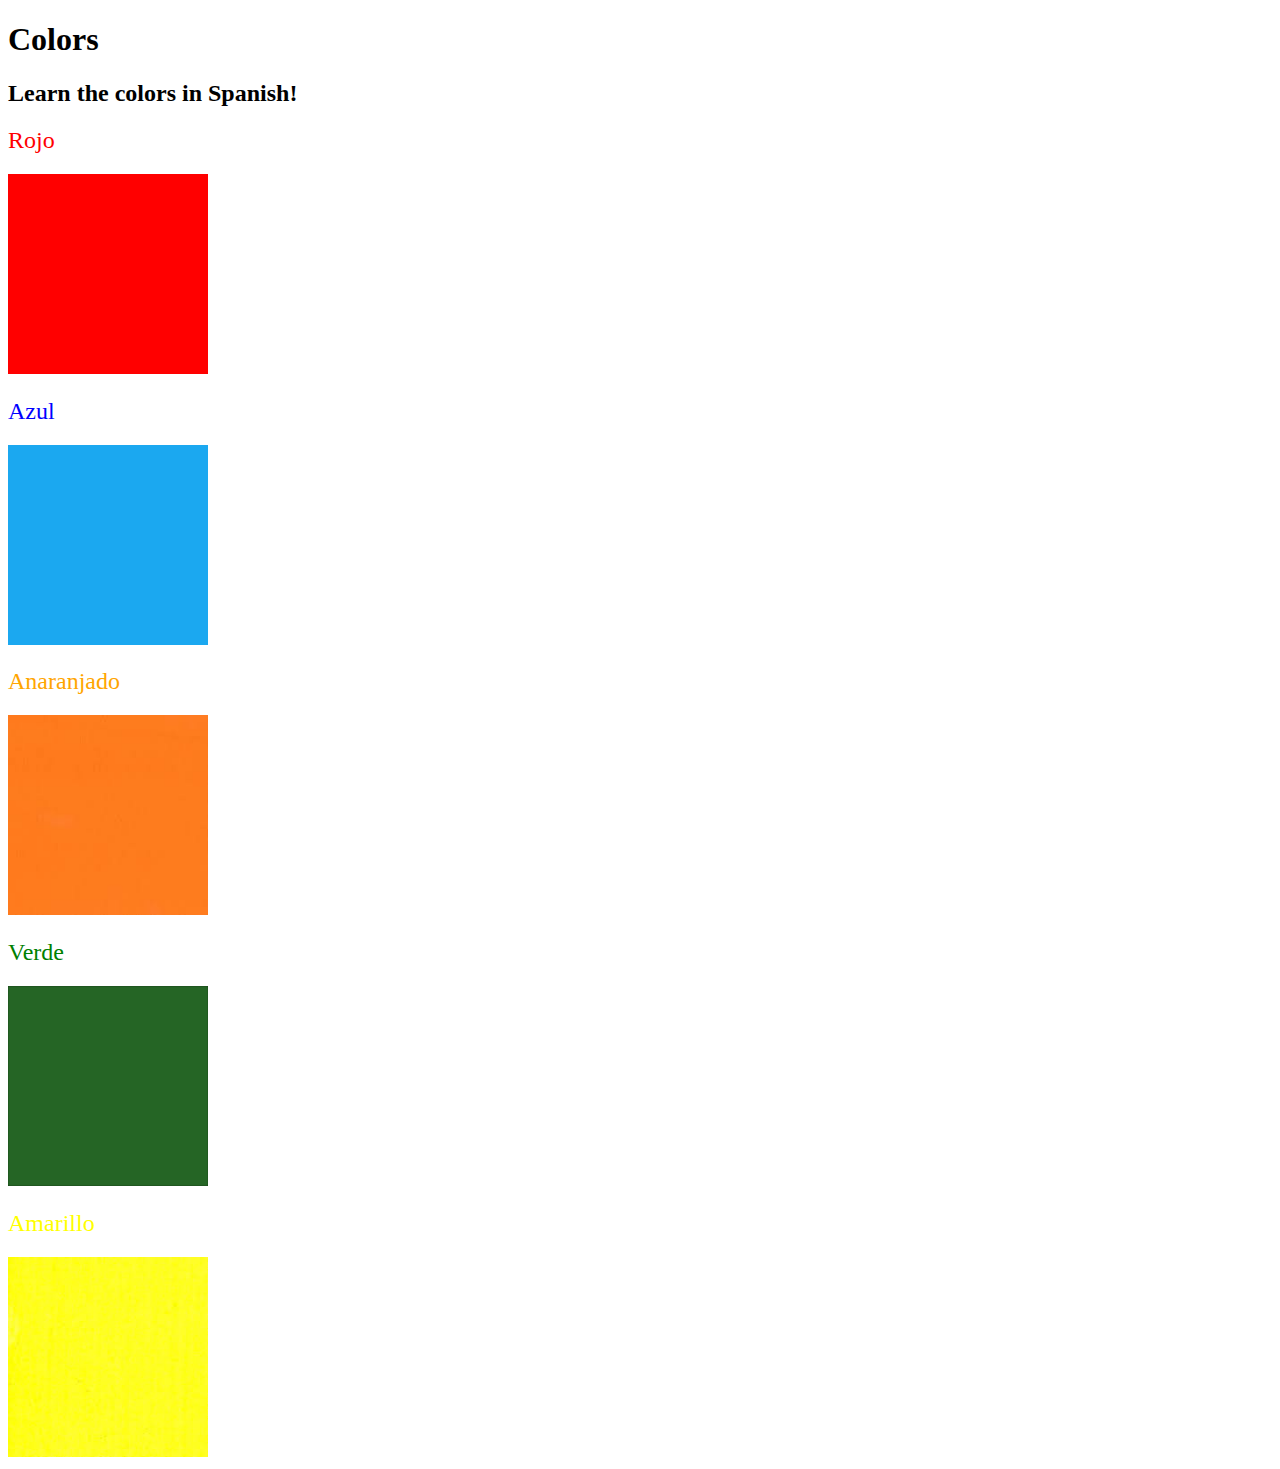
<file: 5.4+Color+Vocab+Project/index.html>
<!DOCTYPE html>
<html lang="en">
  <head>
    <meta charset="UTF-8" />
    <title>Spanish Vocabulary</title>
    <link rel="stylesheet" href="./style.css" />
  </head>

  <body>
    <h1>Colors</h1>
    <h2>Learn the colors in Spanish!</h2>
    <h2 class="color-title" id="red">Rojo</h2>
    <img src="./assets/images/red.png" alt="red" />

    <h2 class="color-title" id="blue">Azul</h2>
    <img src="./assets/images/blue.png" alt="blue" />

    <h2 class="color-title" id="orange">Anaranjado</h2>
    <img src="./assets/images/orange.png" alt="orange" />

    <h2 class="color-title" id="green">Verde</h2>
    <img src="./assets/images/green.png" alt="green" />

    <h2 class="color-title" id="yellow">Amarillo</h2>
    <img src="./assets/images/yellow.png" alt="yellow" />
  </body>
</html>

<!-- 
TODOs
IMPORTANT: You should not need to make ANY CHANGES to index.html
All code should be written in your CSS file.

1. Create a CSS file and incorporate it as an external stylesheet.
2. Use CSS to style each of the color titles to meaning. 
Hint: Use the id to help if you don't know the words in spanish.
3. Use CSS to change all the color titles to have "font-weight: normal;"
4. Use CSS (not HTML) to make all the images 200px heigh and 200px wide. 
Hint: 
https://developer.mozilla.org/en-US/docs/Web/CSS/height
https://developer.mozilla.org/en-US/docs/Web/CSS/width
-->
</file>
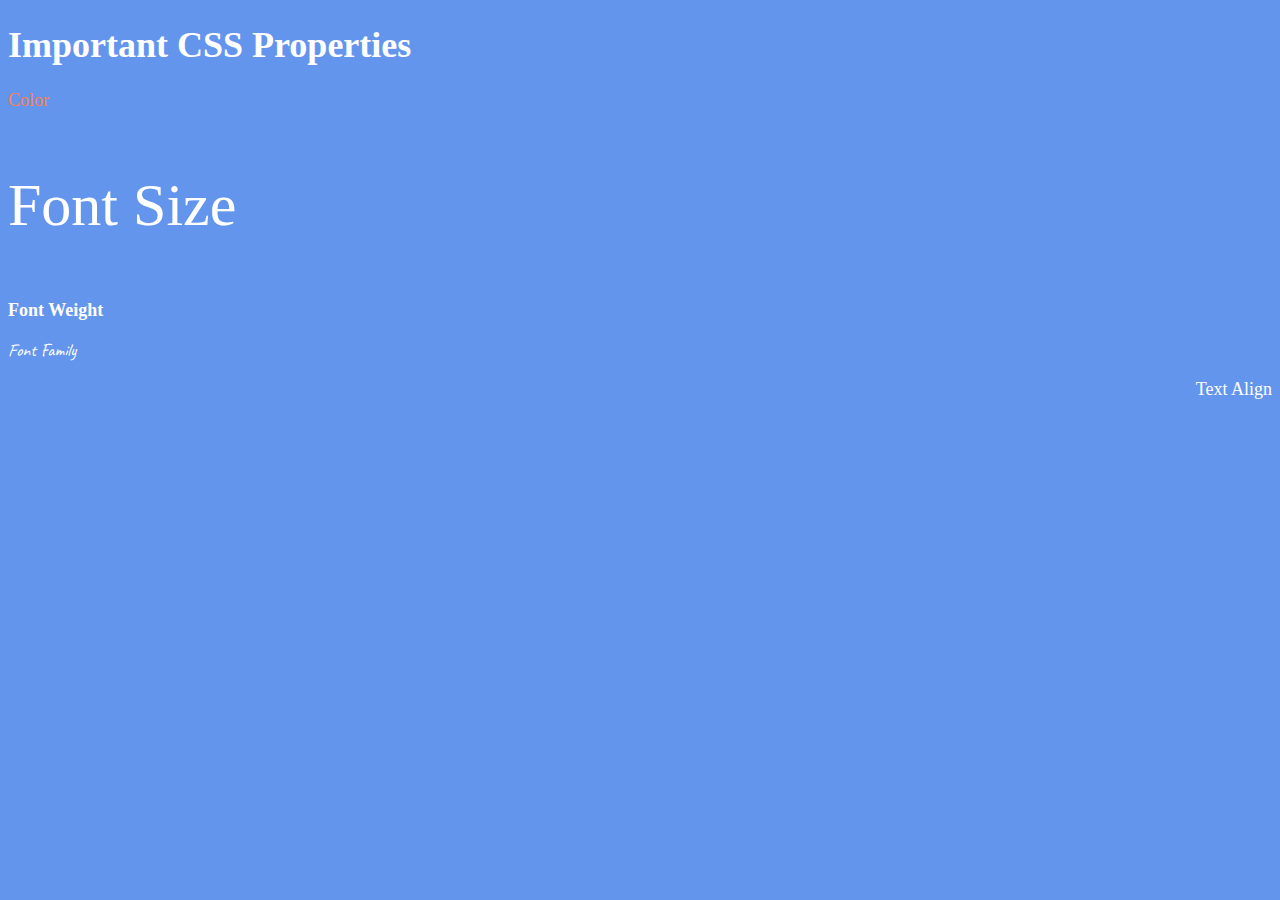
<file: 6.1+Font+Properties/index.html>
<!DOCTYPE html>
<html lang="en">

<head>
  <meta charset="UTF-8">
  <title>CSS Properties</title>
  <style>
    body {
      background-color: cornflowerblue;
      color: white;
      font-size: 18px;
    }

    /* Don't change the CSS above, add Your CSS below */
  #one{
    color:coral;
  }
  #two{
    font-size: 2rem;
  }
  #three{
    font-weight: 900;
  }
  #four{
    font-family: "Caveat", cursive;
  }
  #five{
    text-align: right;
  }
  html{
    font-size: 30px;
  }
  </style>
  <link rel="preconnect" href="https://fonts.googleapis.com">
<link rel="preconnect" href="https://fonts.gstatic.com" crossorigin>
<link href="https://fonts.googleapis.com/css2?family=Caveat:wght@400..700&display=swap" rel="stylesheet">
</head>

<body>
  <h1>Important CSS Properties</h1>
  <p id="one">Color</p>
  <p id="two">Font Size</p>
  <p id="three">Font Weight</p>
  <p id="four">Font Family</p>
  <p id="five">Text Align</p>

  <!-- TODOs
  1. Change the color of <p>Color</p> to "coral" color.
  2. Change the font size of <p>Font Size</p> to 2X the size of the root font size.
  3. Change the font weight of <p>Font Weight</p> to 900.
  4. Change the font family of <p>Font Family</p> to the Google font Caveat with regular (400) font weight.
  Link: https://fonts.google.com/specimen/Caveat
  5. Change the <p>Text Align</p> to right align.
  6. Change the the root (html element) font size to 30px -->
</body>

</html>
</file>
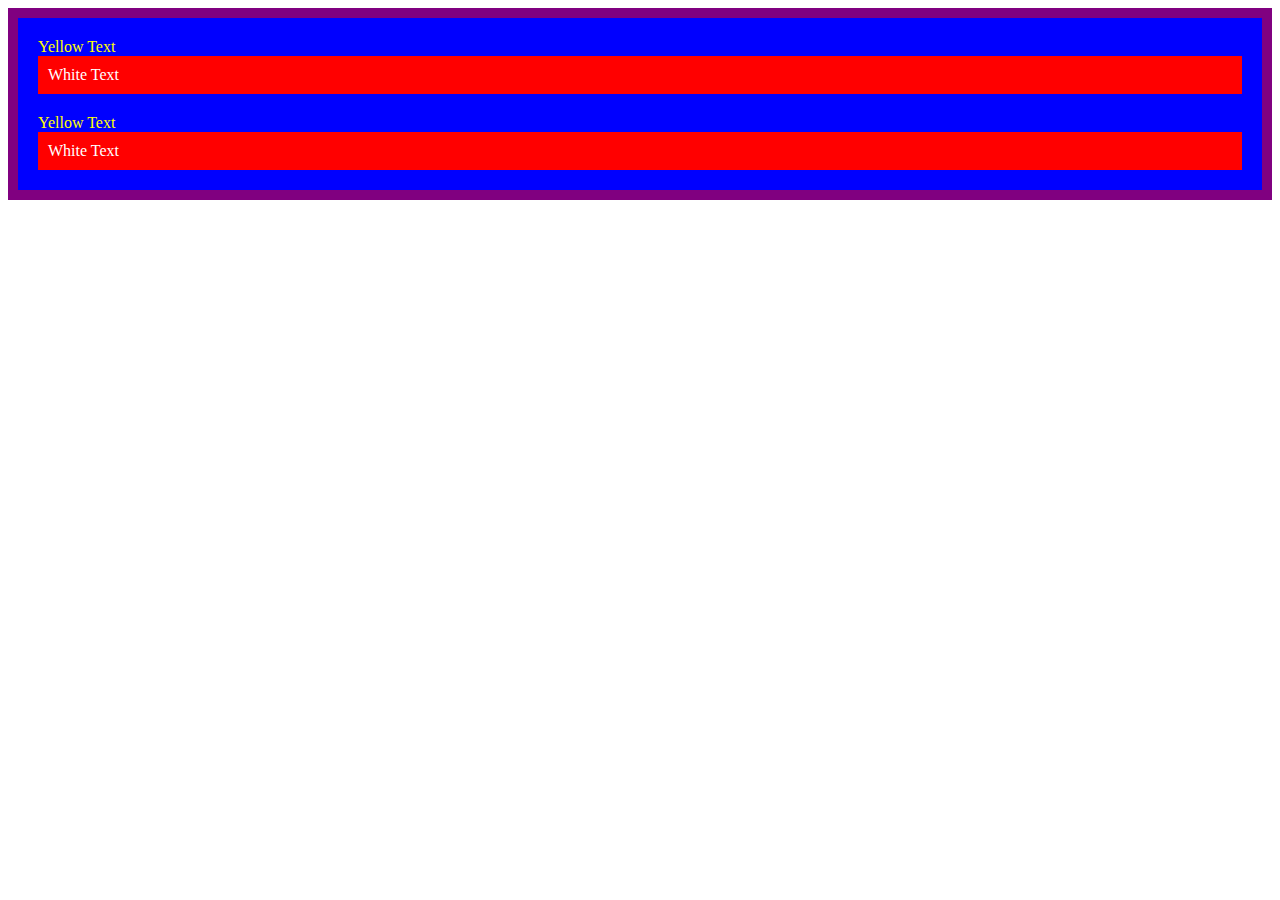
<file: 7.0+CSS+Cascade/index.html>
<!DOCTYPE html>
<html lang="en">

<head>
  <meta charset="UTF-8">
  <title>CSS Cascade</title>
  <link rel="stylesheet" href="./style.css">
</head>

<body>
  <div id="outer-box" class="box">
    <div class="box">
      <p>Yellow Text</p>
      <div class="box inner-box">
        <p class="white-text">White Text</p>
      </div>
    </div>
    <div class="box">
      <p>Yellow Text</p>
      <div class="box inner-box">
        <p class="white-text">White Text</p>
      </div>
    </div>
  </div>
</body>

</html>
</file>
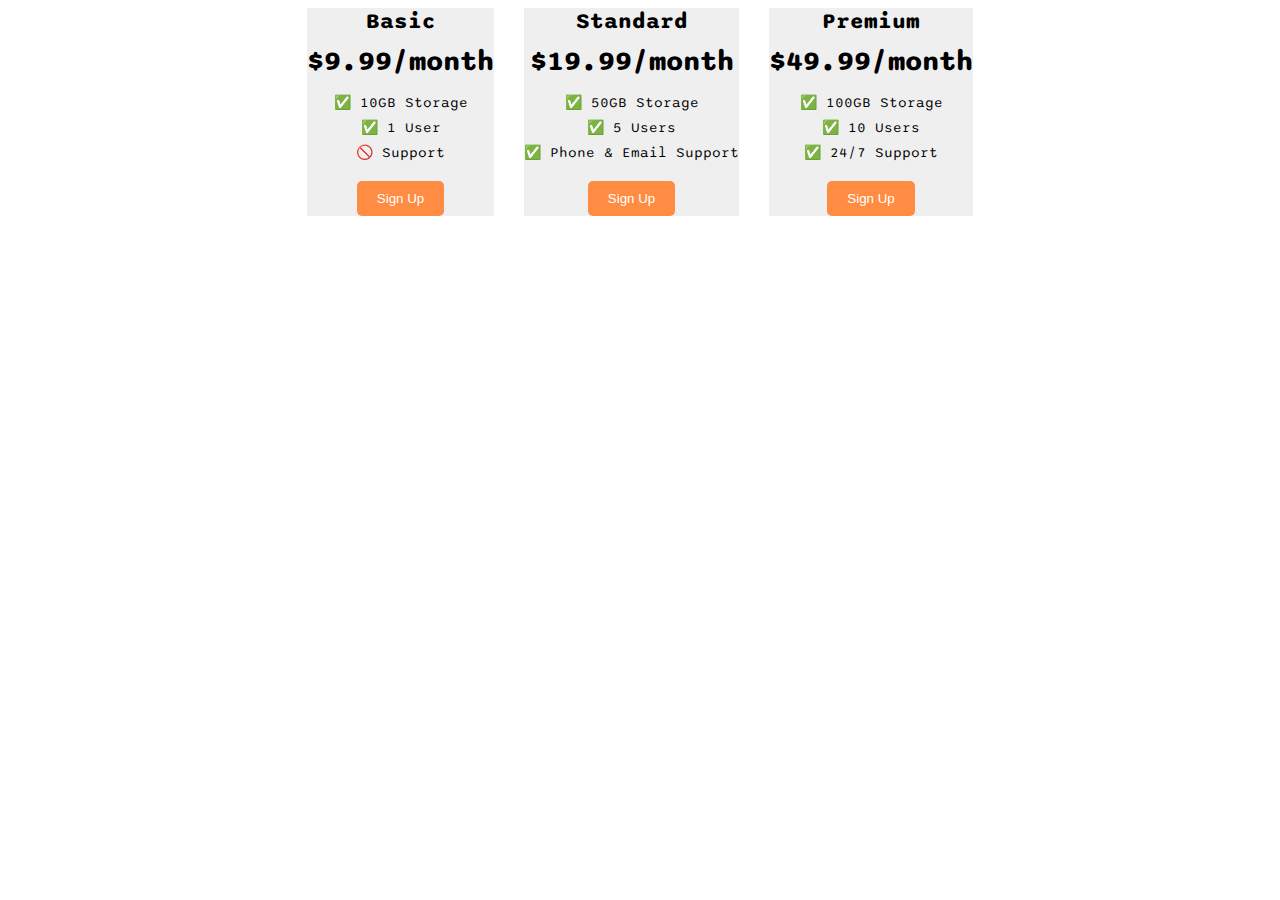
<file: 9.4+Flexbox+Pricing+Table+Project/index.html>
<!DOCTYPE html>
<html>
  <head>
    <title>Flexbox Pricing Table</title>
    <link rel="preconnect" href="https://fonts.googleapis.com" />
    <link rel="preconnect" href="https://fonts.gstatic.com" crossorigin />
    <link
      href="https://fonts.googleapis.com/css2?family=Sono:wght@400;700&display=swap"
      rel="stylesheet"
    />
    <style>
      body {
        font-family: "Sono", sans-serif;
        display: flex;
        justify-content: center;
        align-items: center;
      }
      .pricing-container{
        display: flex;
        gap: 30px;
      }
      .plan-button {
      background-color: #ff8c42;
      color: white;
      border: none;
      padding: 10px 20px;
      border-radius: 5px;
      cursor: pointer;
      }
      .pricing-plan{
        background-color:#eeee;
        text-align: center;
      }
      .plan-title {
      font-size: 22px;
      font-weight: bold;
      margin-bottom: 10px;
      }
      .plan-price {
      font-size: 28px;
      font-weight: bold;
      margin-bottom: 15px;
      }
      .plan-features li {
      margin: 8px 0;
      font-size: 14px;
      }
      .plan-features {
      list-style: none;
      padding: 0;
      margin-bottom: 20px;
      }
      .plan-button:hover {
      background-color: #e6762f;
      }
      /* Hint: What can you do with a media query and flexbox? */
      @media (max-width: 1250px) {
        .pricing-container{
          flex-direction: column;
        }
      }
    </style>
  </head>

  <body>
    <div class="pricing-container">
      <div class="pricing-plan">
        <div class="plan-title">Basic</div>
        <div class="plan-price">$9.99/month</div>
        <ul class="plan-features">
          <li>✅ 10GB Storage</li>
          <li>✅ 1 User</li>
          <li>🚫 Support</li>
        </ul>
        <button class="plan-button">Sign Up</button>
      </div>
      <div class="pricing-plan">
        <div class="plan-title">Standard</div>
        <div class="plan-price">$19.99/month</div>
        <ul class="plan-features">
          <li>✅ 50GB Storage</li>
          <li>✅ 5 Users</li>
          <li>✅ Phone &amp; Email Support</li>
        </ul>
        <button class="plan-button">Sign Up</button>
      </div>
      <div class="pricing-plan">
        <div class="plan-title">Premium</div>
        <div class="plan-price">$49.99/month</div>
        <ul class="plan-features">
          <li>✅ 100GB Storage</li>
          <li>✅ 10 Users</li>
          <li>✅ 24/7 Support</li>
        </ul>
        <button class="plan-button">Sign Up</button>
      </div>
    </div>
  </body>
</html>
</file>
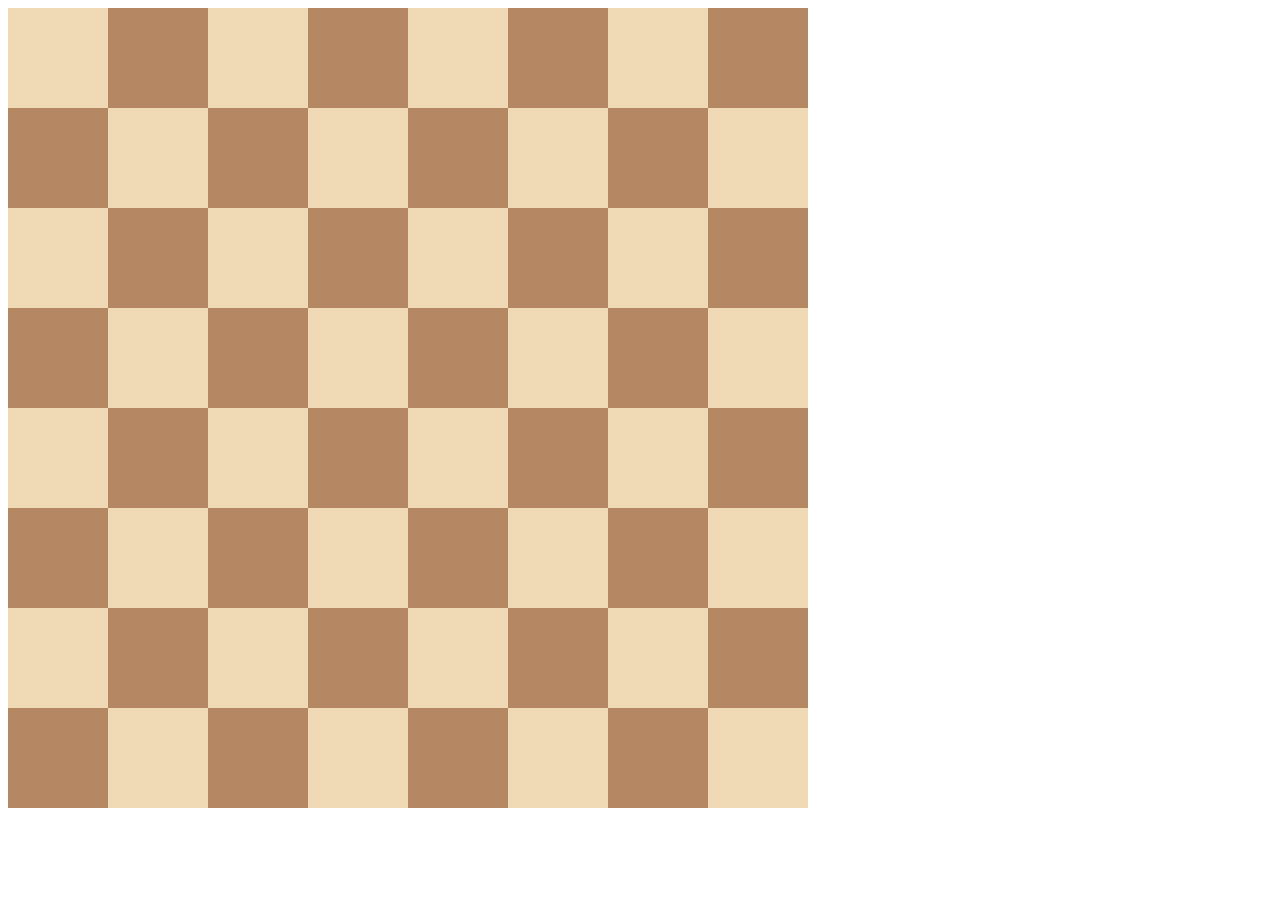
<file: 10.0+Display+Grid/10.0 Display Grid/index.html>
<!DOCTYPE html>
<html>

<head>
  <title>Chessboard</title>
  <style>
    /* Write your code here */
    /* Each square should be 100px by 100px */
    /* My colours for white: #f0d9b5, black: #b58863 */
    .container{
      display:grid;
      grid-template-rows: 1fr 1fr 1fr 1fr 1fr 1fr 1fr 1fr;
      grid-template-columns: 1fr 1fr 1fr 1fr 1fr 1fr 1fr 1fr;
      width: 800px;
    }
    .white{
      background-color: #f0d9b5;
      height:100px;
      width: 100px;
    }
    .black{
      background-color: #b58863;
      height:100px;
      width: 100px;
    }
  </style>
</head>

<body>
  <div class="container">
    <div class="white"></div>
    <div class="black"></div>
    <div class="white"></div>
    <div class="black"></div>
    <div class="white"></div>
    <div class="black"></div>
    <div class="white"></div>
    <div class="black"></div>
    <div class="black"></div>
    <div class="white"></div>
    <div class="black"></div>
    <div class="white"></div>
    <div class="black"></div>
    <div class="white"></div>
    <div class="black"></div>
    <div class="white"></div>
    <div class="white"></div>
    <div class="black"></div>
    <div class="white"></div>
    <div class="black"></div>
    <div class="white"></div>
    <div class="black"></div>
    <div class="white"></div>
    <div class="black"></div>
    <div class="black"></div>
    <div class="white"></div>
    <div class="black"></div>
    <div class="white"></div>
    <div class="black"></div>
    <div class="white"></div>
    <div class="black"></div>
    <div class="white"></div>
    <div class="white"></div>
    <div class="black"></div>
    <div class="white"></div>
    <div class="black"></div>
    <div class="white"></div>
    <div class="black"></div>
    <div class="white"></div>
    <div class="black"></div>
    <div class="black"></div>
    <div class="white"></div>
    <div class="black"></div>
    <div class="white"></div>
    <div class="black"></div>
    <div class="white"></div>
    <div class="black"></div>
    <div class="white"></div>
    <div class="white"></div>
    <div class="black"></div>
    <div class="white"></div>
    <div class="black"></div>
    <div class="white"></div>
    <div class="black"></div>
    <div class="white"></div>
    <div class="black"></div>
    <div class="black"></div>
    <div class="white"></div>
    <div class="black"></div>
    <div class="white"></div>
    <div class="black"></div>
    <div class="white"></div>
    <div class="black"></div>
    <div class="white"></div>
  </div>
</body>

</html>
</file>
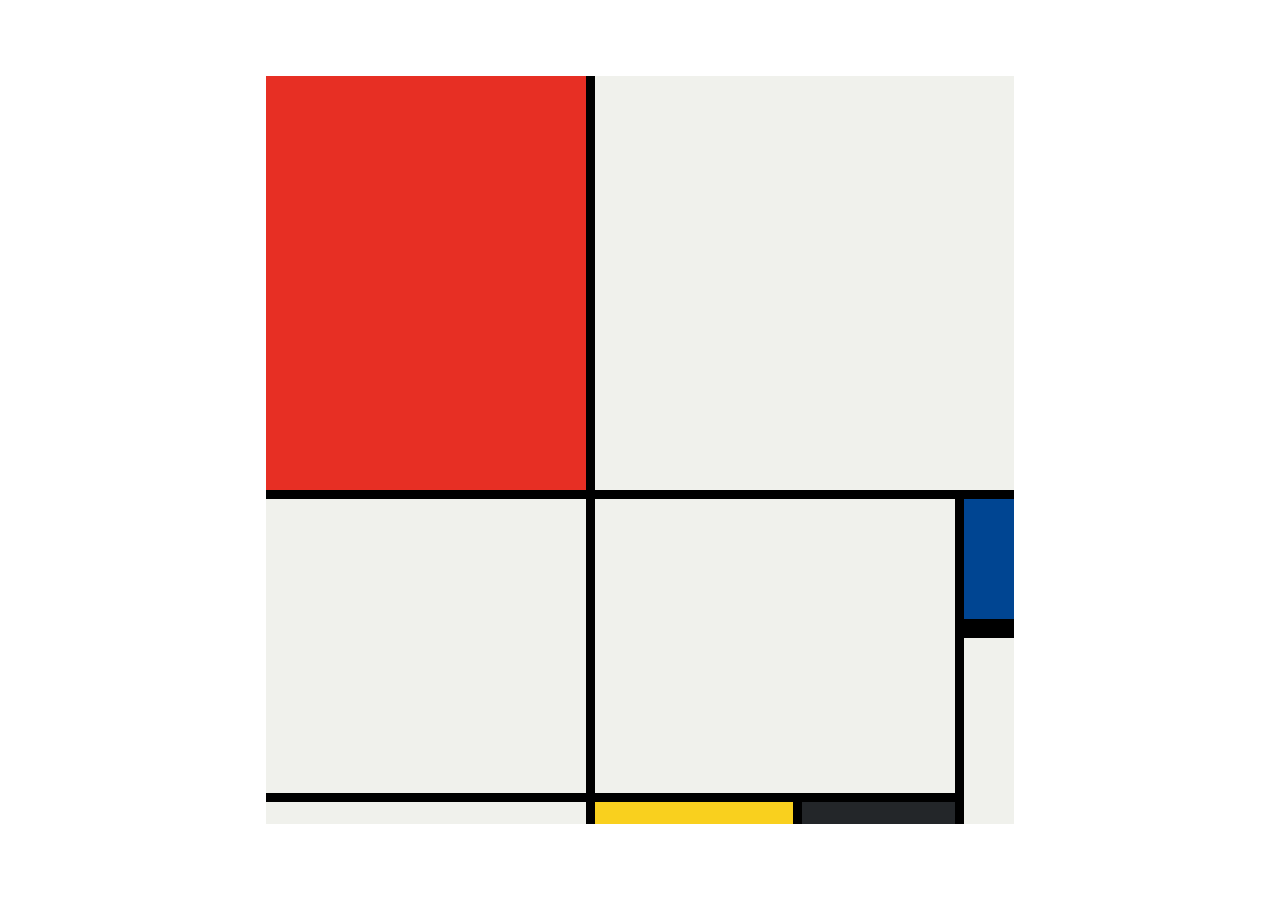
<file: 10.3+Mondrian+Project/10.3 Mondrian Project/index.html>
<!DOCTYPE html>
<html lang="en">

<head>
  <meta charset="UTF-8">
  <meta name="viewport" content="width=device-width, initial-scale=1.0">
  <title>Mondrian Project</title>
  <style>
    /* 
    Write your CSS here 
    Gap Colour: #000
    White: #F0F1EC
    Red: #E72F24
    Black: #232629
    Blue: #004592
    Yellow: #F9D01E

    For dimensions, see dimensions.png image.
    HINT: Remember you can't change the properties of grid lines.
    But grid lines are transparent!
    */
    body{
      display: flex;
      justify-content: center;
      align-items: center;
      height: 100vh;
      margin: 0;
      padding: 0;
    }
    .container{
      height: 748px;
      width: 748px;
      display: grid;
      background-color: #000;
      grid-template-columns: 320px 198px 153px 50px;
      grid-template-rows: 414px 130px 155px 22px;
      gap: 9px;
    }
    .item{
      background-color: #F0F1EC;
    }
    .red{
      background-color:  #E72F24;
    }
    .white1{
      grid-column: span 3;
    }
    .white2{
      grid-row-start: 2;
      grid-row-end: 4;
    }
    .white3{
      grid-area: 2/2/4/4;
    }
    .blue{
      background-color:  #004592;
      border-bottom: 10px solid #000;
    }
    .white4{
      grid-row-start: 3;
      grid-row-end: -1;
    }
    .yellow{
      background-color: #F9D01E;
    }
    .black{
      background-color: #232629;
    }
  </style>
</head>

<body>
  <!-- Write your HTML here -->
   <div class="container">
    <div class="item red"></div>
    <div class="item white1"></div>
    <div class="item white2"></div>
    <div class="item white3"></div>

    <div class="item blue"></div>
    <div class="item white4"></div>

    <div class="item"></div>
    <div class="item yellow"></div>
    <div class="item black"></div>
   </div>
</body>

</html>
</file>
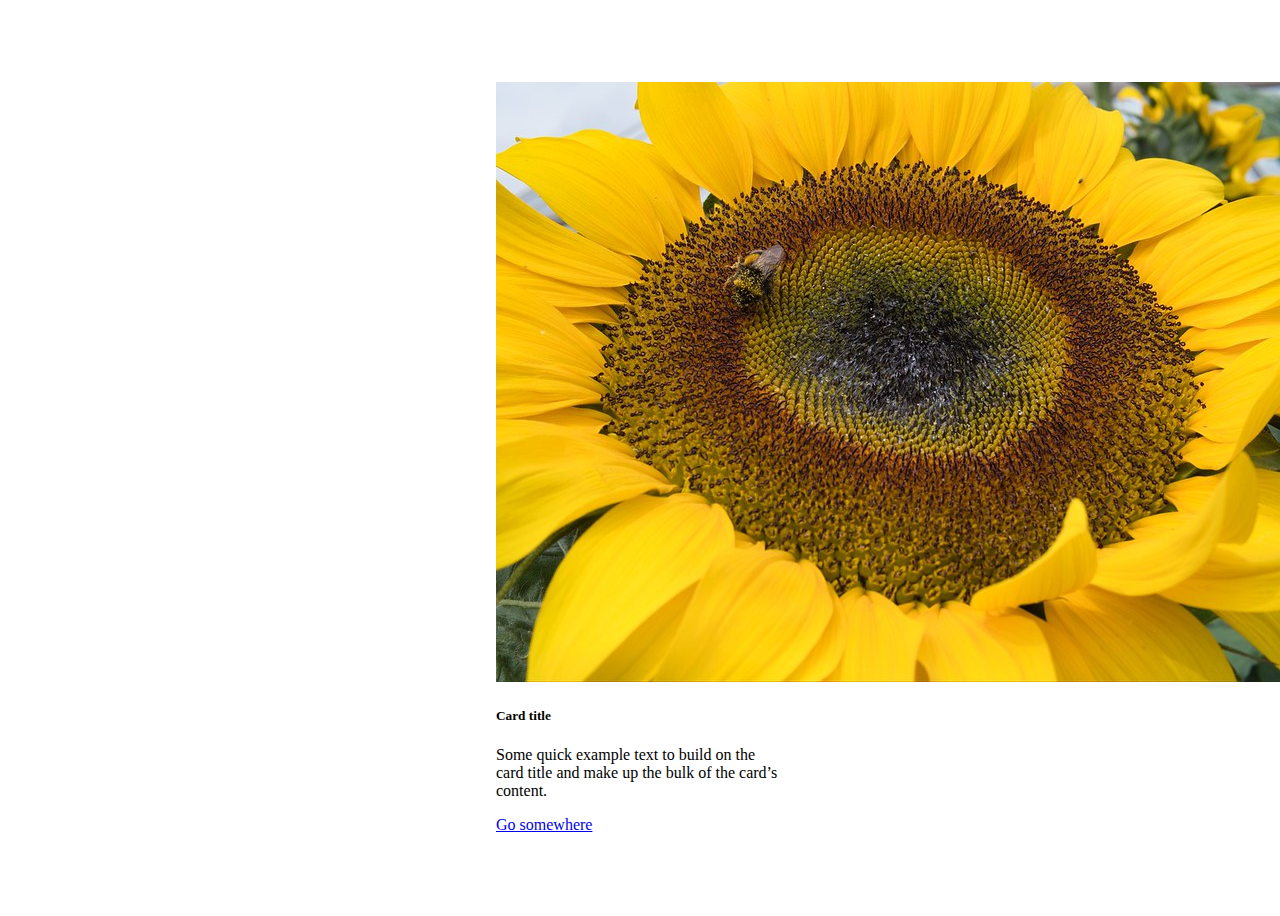
<file: 11.0+Bootstrap+Intro/11.0 Bootstrap Intro/index.html>
<!doctype html>
<html lang="en">

<head>
  <meta charset="utf-8">
  <meta name="viewport" content="width=device-width, initial-scale=1">
  <title>Bootstrap</title>
  <!-- TODO 1: Add the Bootstrap link here. -->
   <link href="https://cdn.jsdelivr.net/npm/bootstrap@5.3.8/dist/css/bootstrap.min.css" rel="stylesheet" integrity="sha384-sRIl4kxILFvY47J16cr9ZwB07vP4J8+LH7qKQnuqkuIAvNWLzeN8tE5YBujZqJLB" crossorigin="anonymous">
  <style>
    /* TODO 4: Use flexbox to center the card in the vertical and horizontal center. */
    .flex-container{
      display: flex;
      justify-content: center;
      align-items: center;
      height: 100vh;
    }
  </style>
</head>

<body>
  <div class="flex-container">
    <!-- TODO 2: Add the Bootstrap Prebuilt Card here -->
    <!-- TODO 3: Change the image src to display the flower.jpg image. -->
     <div class="card" style="width: 18rem;">
  <img src="flower.jpg" class="card-img-top" alt="...">
  <div class="card-body">
    <h5 class="card-title">Card title</h5>
    <p class="card-text">Some quick example text to build on the card title and make up the bulk of the card’s content.</p>
    <a href="#" class="btn btn-primary">Go somewhere</a>
  </div>
</div>
  </div>
</body>

</html>
</file>
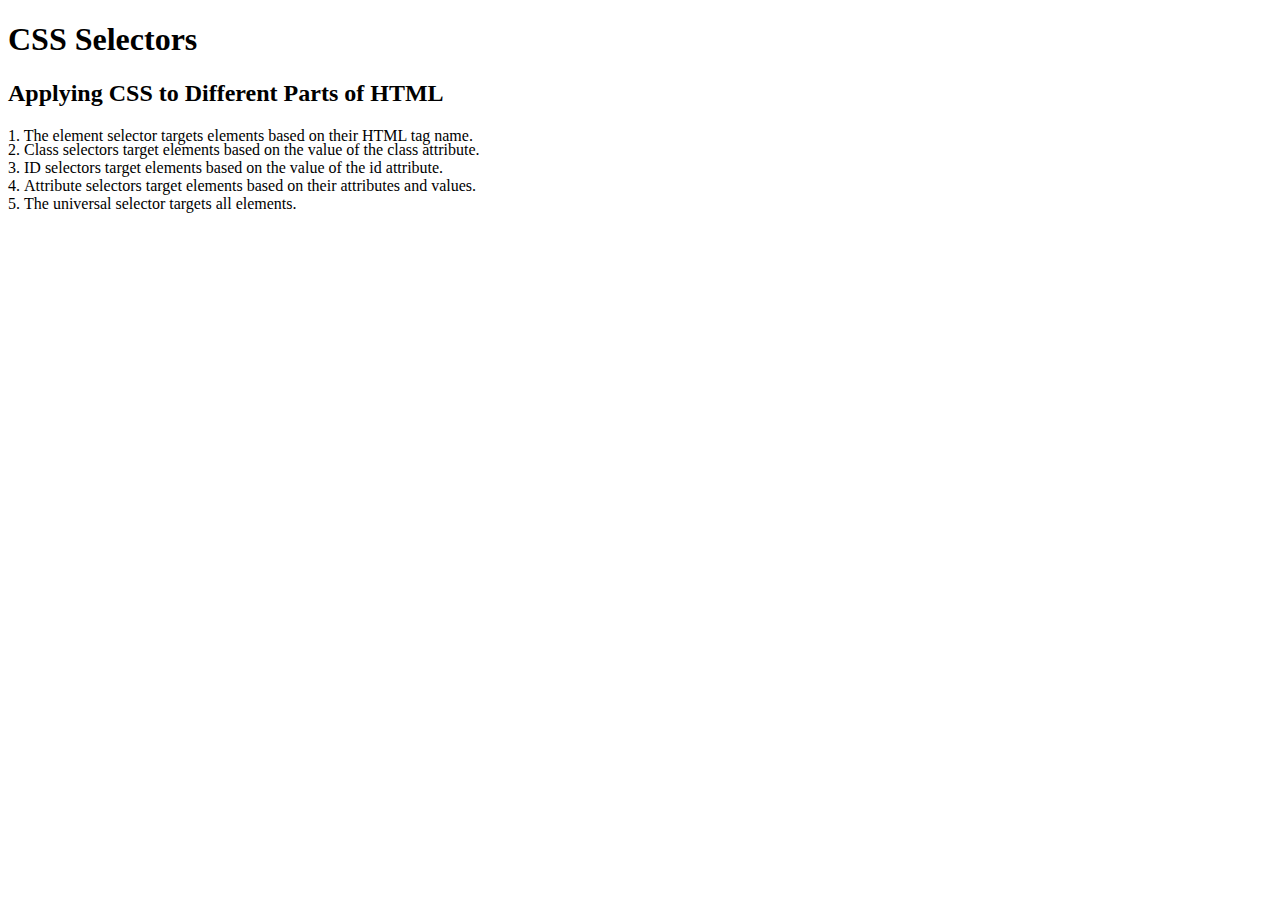
<file: 5.3+CSS+Selectors/5.3 CSS Selectors/index.html>
<!DOCTYPE html>
<html lang="en">

<head>
  <meta charset="UTF-8">
  <title>CSS Selectors</title>
  <link rel="stylesheet" href="./style.css" />
</head>

<body>
  <h1>CSS Selectors</h1>
  <h2>Applying CSS to Different Parts of HTML</h2>
  <!-- TODO 1: Set the CSS for all paragraph tags to "color: red" -->
  <p class="note">1. The element selector targets elements based on their HTML tag name.</p>

  <ol>
    <!-- TODO 2: Set the CSS for all elements with a class of "note" to "font-size: 20px" -->
    <li class="note" value="2">Class selectors target elements based on the value of the class attribute.</li>

    <!-- TODO 3: Set the CSS for the element with an id of "id-selector-demo" to "color: green" -->
    <li class="note" id="id-selector-demo" value="3">ID selectors target elements based on the value of the id
      attribute.</li>

    <!-- TODO 4: Set the CSS for the li elements that have the "value" attribute set to "4" to have "color: blue" -->
    <li class="note" value="4">Attribute selectors target elements based on their attributes and values.</li>

    <!-- TODO 5: Set all elements to have "text-align: center" -->
    <li class="note" value="5">The universal selector targets all elements.</li>
  </ol>
</body>

</html>
</file>
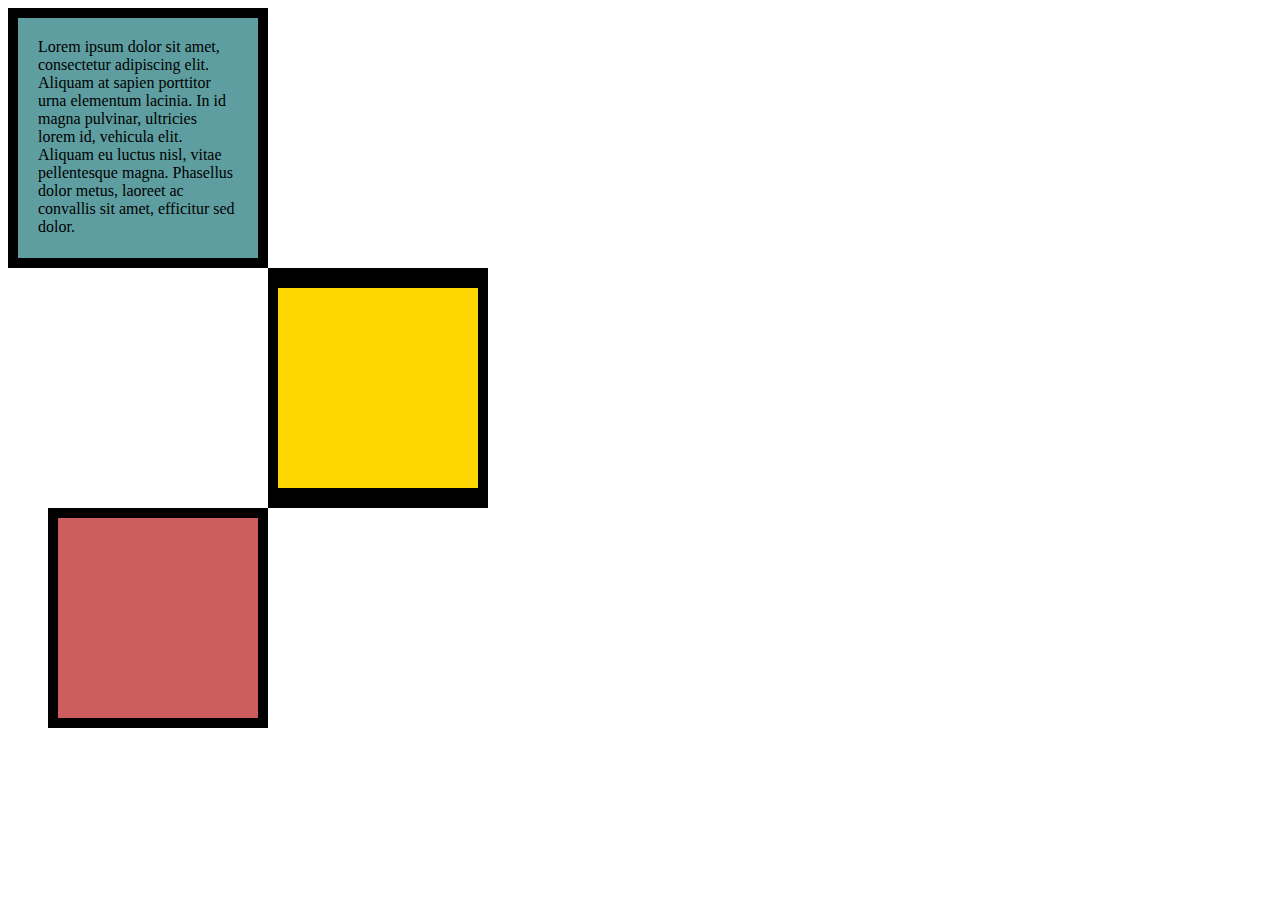
<file: 6.3+CSS+Box+Model/6.3 CSS Box Model/index.html>
<!DOCTYPE html>
<html lang="en">

<head>
  <meta charset="UTF-8">
  <title>CSS Box Model</title>
  <style>
    /* Write your CSS code here */
    #one{
      height:200px;
      width:200px;
      background-color:cadetblue;
      padding: 20px;
      border: 10px solid black;
    }
    #two{
      height: 200px;
      width: 200px;
      background-color: gold;
      border: 10px solid black;
      border-width: 20px 10px;
      margin-left: 260px;
    }
    #three{
      height: 200px;
      width: 200px;
      background-color: indianred;
      border: 10px solid black;
      border-width: 10px;
      margin-left: 40px;
    }
    p{
      margin: 0;
    }
  </style>
</head>

<body>

   <div id="one"><p>Lorem ipsum dolor sit amet, consectetur adipiscing elit. Aliquam at sapien porttitor urna elementum lacinia. In
    id magna pulvinar, ultricies lorem id, vehicula elit. Aliquam eu luctus nisl, vitae pellentesque magna. Phasellus
    dolor metus, laoreet ac convallis sit amet, efficitur sed dolor.</p></div>
   <div id="two"></div>
   <div id="three"></div>
  <!-- TODOs:
1. Create 3 Boxes using the div element.
2. Set their sizes to 200px heigh by 200px wide.
3. Set different background colors for each of the boxes (I used cadetblue, gold and indianred).
4. Add a paragraph <p> element into the first div and add the following words:
    Lorem ipsum dolor sit amet, consectetur adipiscing elit. Aliquam at sapien porttitor urna elementum lacinia. In
    id magna pulvinar, ultricies lorem id, vehicula elit. Aliquam eu luctus nisl, vitae pellentesque magna. Phasellus
    dolor metus, laoreet ac convallis sit amet, efficitur sed dolor.
5. Set the 1st div to have 20px padding all around with a black 10px border.
6. Fix the style of the <p> element to remove all margins.
Hint: Use the CSS inspector in Chrome.
7. Set the 2nd div to have a 20px border on top and bottom and 10px border left and right. (See goal image)
8. Set the 3rd div to have a 10px border 
9. Set the margins for the divs so that each box corner touches the other. (See the goal image)
-->

</body>

</html>
</file>
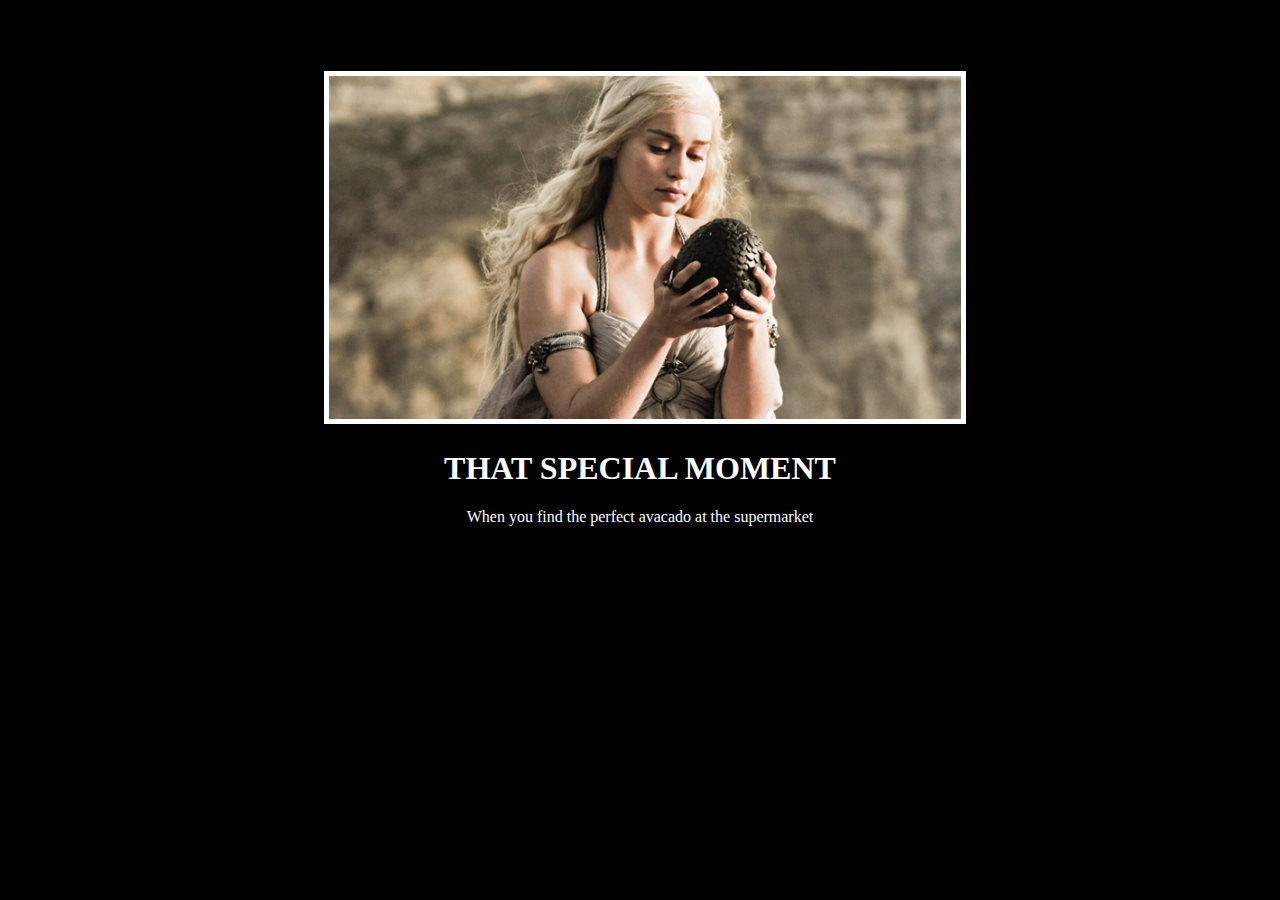
<file: 6.4+Motivation+Meme+Project/6.4 Motivation Meme Project/index.html>
<!DOCTYPE html>
<html lang="en">
<head>
  <meta charset="UTF-8">
  <meta name="viewport" content="width=device-width, initial-scale=1.0">
  <title>Document</title>
  <link rel="stylesheet" href="./style.css">
</head>
<body >
  <div>
    <img src="./assets/images/poster.jpeg">
    <h1>THAT SPECIAL MOMENT</h1>
    <P>When you find the perfect avacado at the supermarket</P>
  </div>
</body>
</html>
<!-- 
  TODO: Create a motivational post website.
Style it how ever you like. 
Look at the goal image for inspiration.
But it must have the following features:
1. The main h1 text should be using the Regular Libre Baskerville Font from Google Fonts:
  https://fonts.google.com/specimen/Libre+Baskerville
2. The text should be white and background black.
3. Add your own image into the images folder inside assets. It should have a 5px white border.
4. The text should be center aligned.
5. Create a div to contain the h1, p and img elements. Adjust the margins so that the image and text are centered on the page. 
  Hint: You horizontally center a div by giving it a width of 50% and a margin-left of 25%.
  Hint: Set the image to have a width of 100% so it fills the div. 
6. Read about the text-transform property on MDN docs to make the h1 uppercase with CSS.
  https://developer.mozilla.org/en-US/docs/Web/CSS/text-transform 
-->
</file>
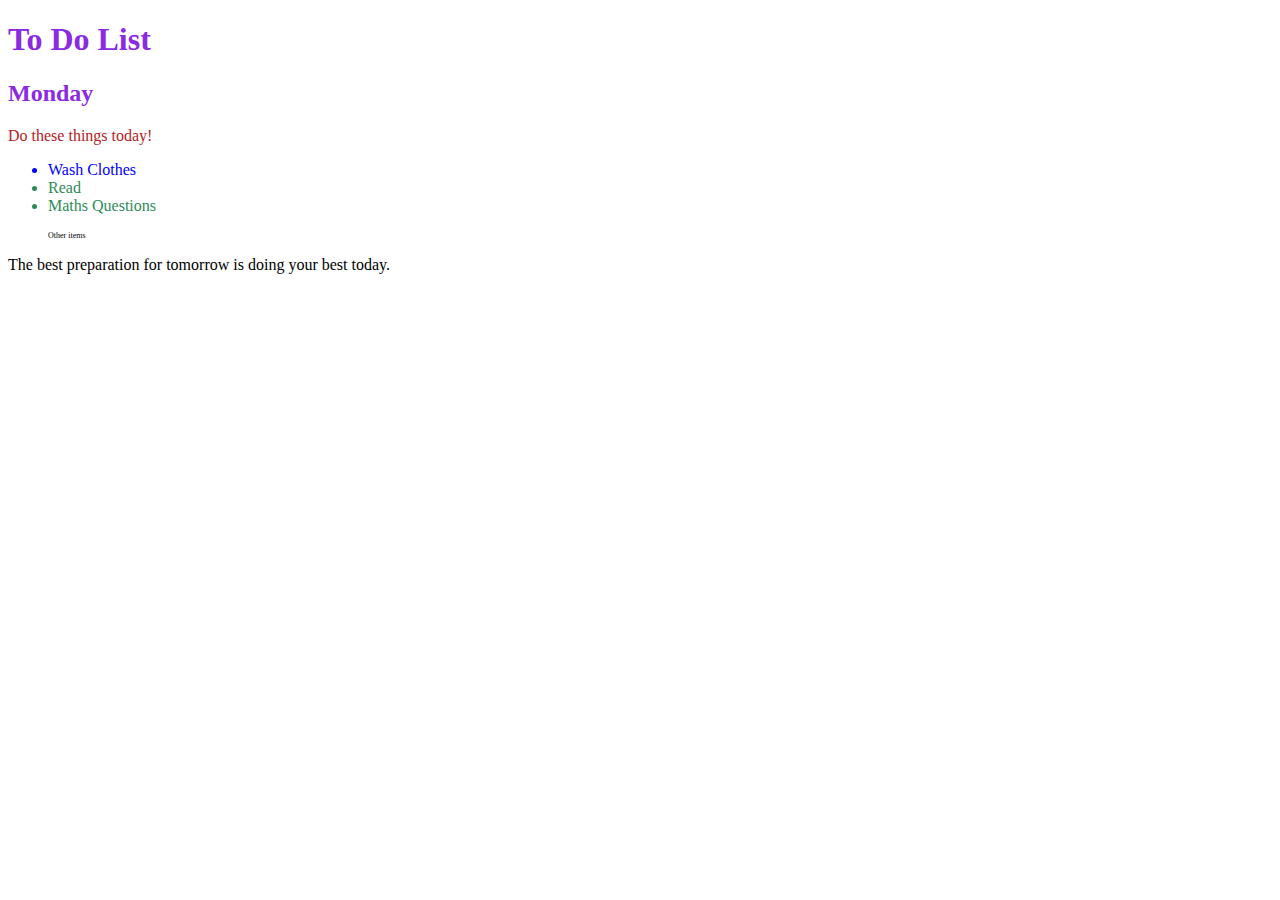
<file: 7.1+Combining+Selectors/7.1 Combining Selectors/index.html>
<!DOCTYPE html>
<html lang="en">

<head>
  <meta charset="UTF-8">
  <title>Combining CSS Selectors</title>
  <link rel="stylesheet" href="./style.css">
</head>

<!-- Don't change any of the HTML code! -->

<body>
  <h1>To Do List</h1>
  <h2>Monday</h2>
  <div class="box">
    <p class="done">Do these things today!</p>
    <ul class="list">
      <li>Wash Clothes</li>
      <li class="done">Read</li>
      <li class="done">Maths Questions</li>
    </ul>
  </div>

  <ul>
    <p class="done">Other items</p>
  </ul>
  <p>The best preparation for tomorrow is doing your best today.</p>

</body>

</html>
</file>
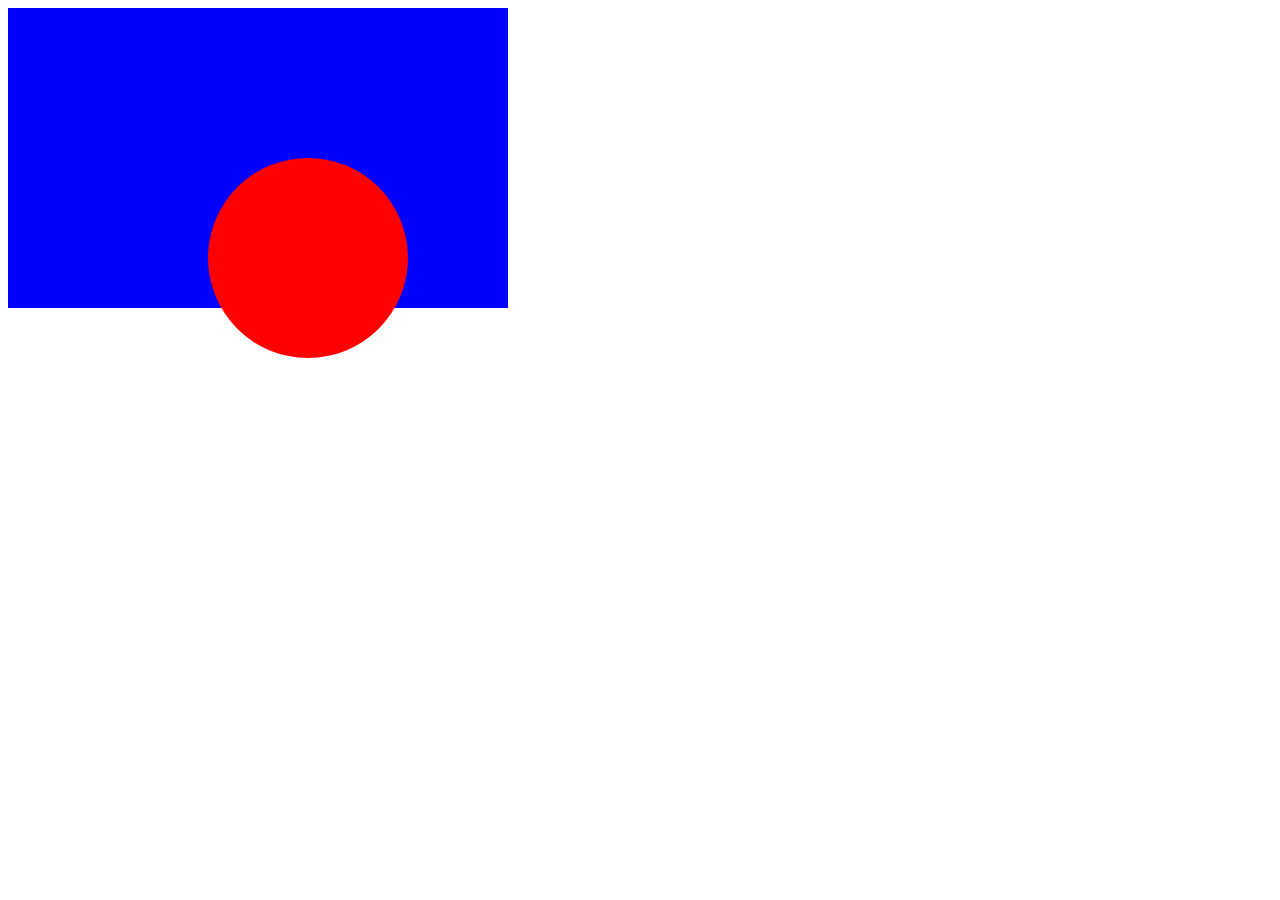
<file: 7.2+CSS+Positioning/7.2 CSS Positioning/index.html>
<!DOCTYPE html>
<html>

<head>
  <title>CSS Positioning Exercise</title>
  <style>
    /* Write your code here */
    .blue-box{
      width: 500px;
      height: 300px;
      background-color: blue;
      position: relative;
    }
    .red-circle{
      height: 200px;
      width: 200px;
      border-radius: 50%;
      background-color: red;
      position: absolute;
      top: 150px;
      left: 200px;
    }
  </style>
</head>

<body>
  <div class="blue-box">
    <div class="red-circle">
    </div>
  </div>

</body>

</html>
</file>
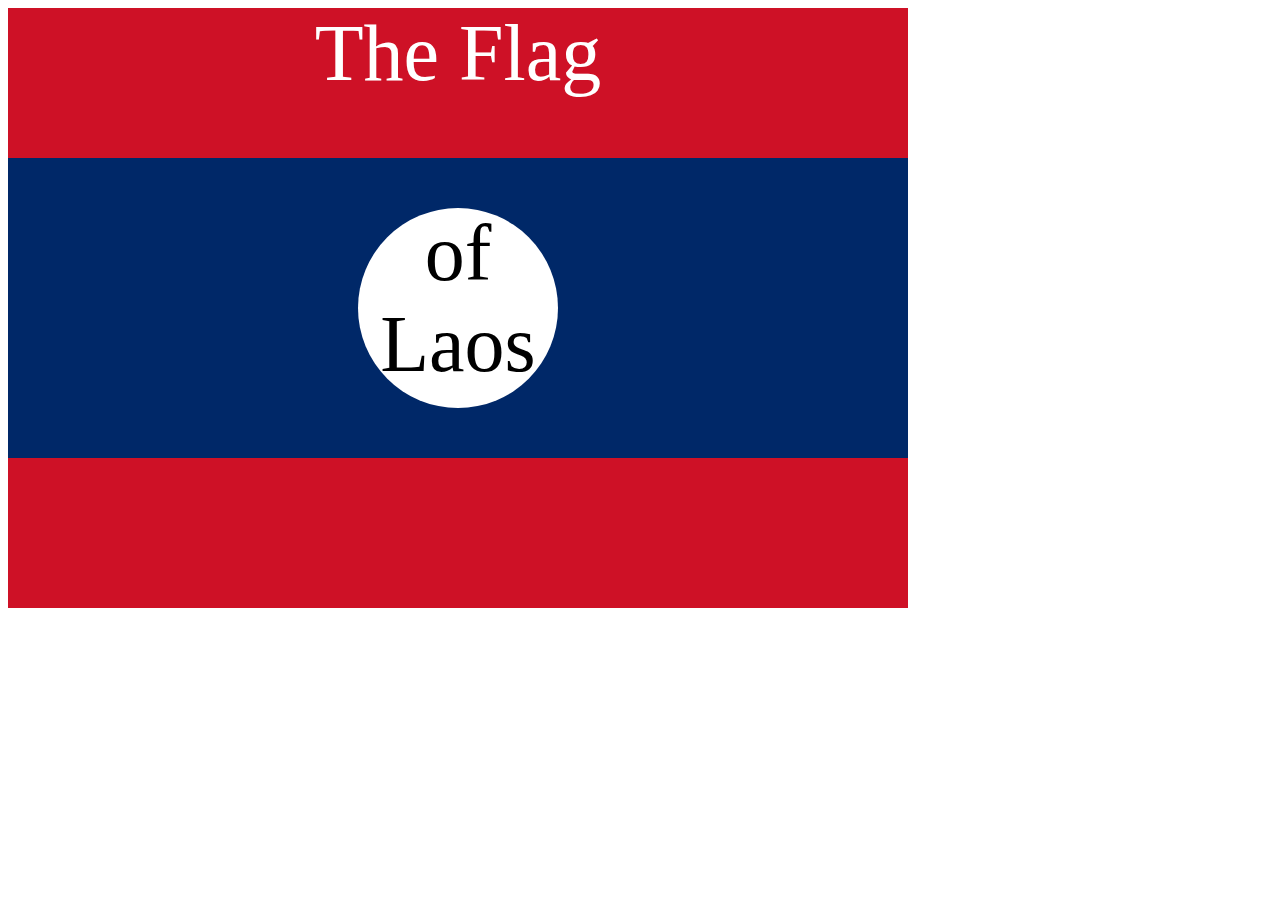
<file: 7.3+Flag+Project/7.3 CSS Flag Project/index.html>
<!DOCTYPE html>
<html lang="en">

<head>
  <meta charset="UTF-8">
  <title>CSS Flag Project</title>
  <style>
    /* Write your CSS Code here */
    .flag{
      width: 900px;
      height:600px;
      background-color: #ce1126;
      position: relative;
    }

    .flag > div{
      width: 900px;
      height: 300px;
      background-color: #002868;
      position: absolute;
      top: 150px;
    }

    .flag > div >div{
      height: 200px;
      width: 200px;
      background-color: white;
      border-radius: 50%;
      position: absolute;
      top: 50px;
      left: 350px;
    }
    p{
      margin: 0;
      text-align: center;
      font-size: 5rem;
    }
    .flag > p{
      color: white;
    }
  </style>
</head>

<!-- 
  IMPORTANT! Do not change any HTML
Don't add any classes/ids/elements 
Use what you know about combining selectors 
and CSS specificity instead.
Hint 1: The flag is 900px by 600px and the circle is 200px by 200px.
Hint 2: You can use CSS inspection to get the colors from
https://appbrewery.github.io/flag-of-laos/
-->

<body>
  <div class="flag">
    <p>The Flag</p>
    <div>
      <div>
        <p>of Laos</p>
      </div>
    </div>
  </div>
</body>

</html>
</file>
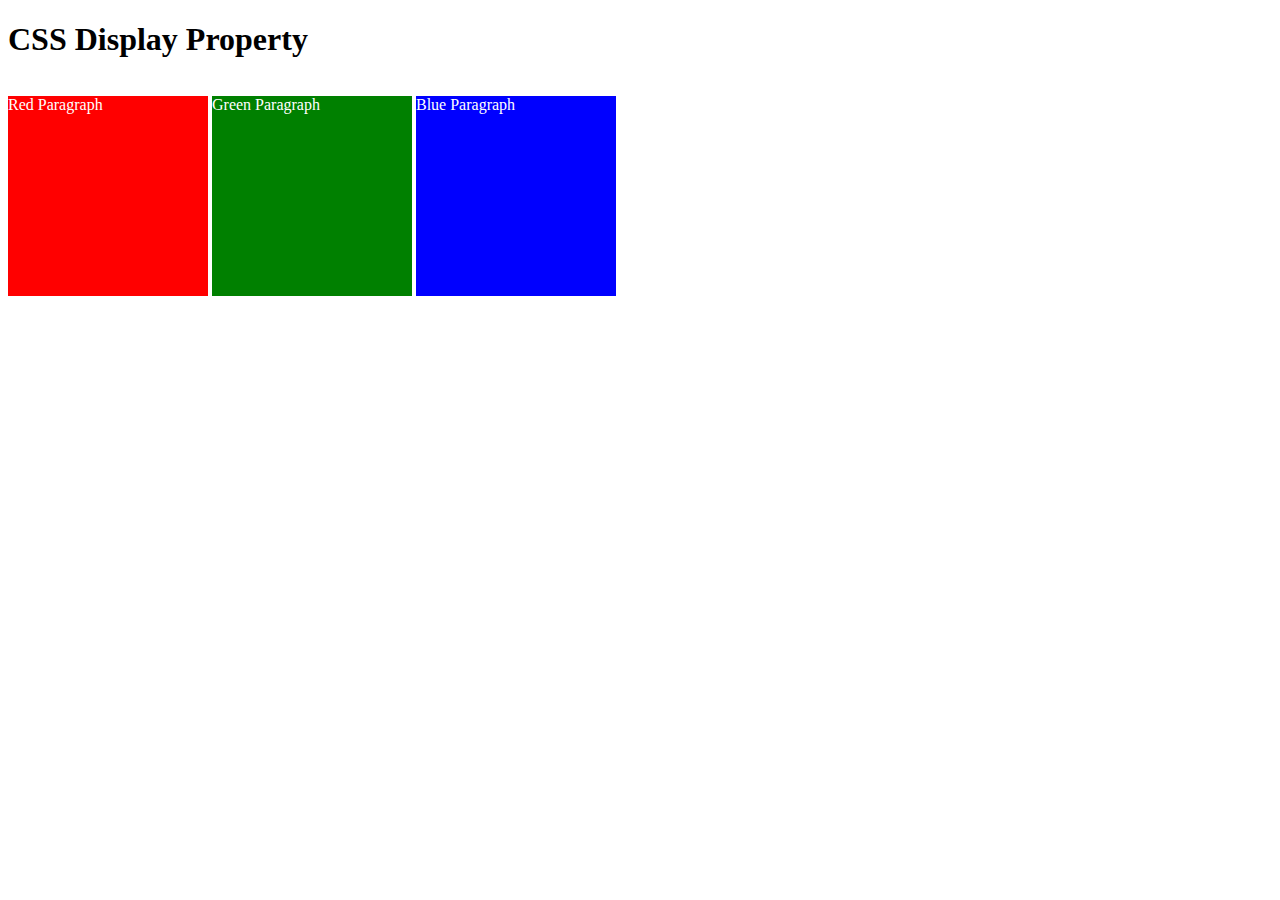
<file: 8.0+CSS+Display/8.0 CSS Display/index.html>
<!DOCTYPE html>
<html>

<!-- 
  TODO
1. By changing only the display property of the CSS make all 3 squares line up horizontally like in goal1 image.
2. Change only the display property to make all 3 squares line up vertically like in goal2 image. 
-->

<head>
  <title>CSS Display Property Example</title>
  <style>
    p {
      color: white;
    }

    .red {
      /*display: block;*/
      width: 200px;
      height: 200px;
      background-color: red;
      display:inline-block;
    }

    .green {
      /*display: block;*/
      width: 200px;
      height: 200px;
      background-color: green;
      display:inline-block;
    }

    .blue {
      /*display: block;*/
      width: 200px;
      height: 200px;
      background-color: blue;
      display:inline-block;

    }
  </style>
</head>


<body>
  <h1>CSS Display Property</h1>
  <p class="red">Red Paragraph </p>
  <p class="green">Green Paragraph</p>
  <p class="blue">Blue Paragraph</p>
</body>

</html>
</file>
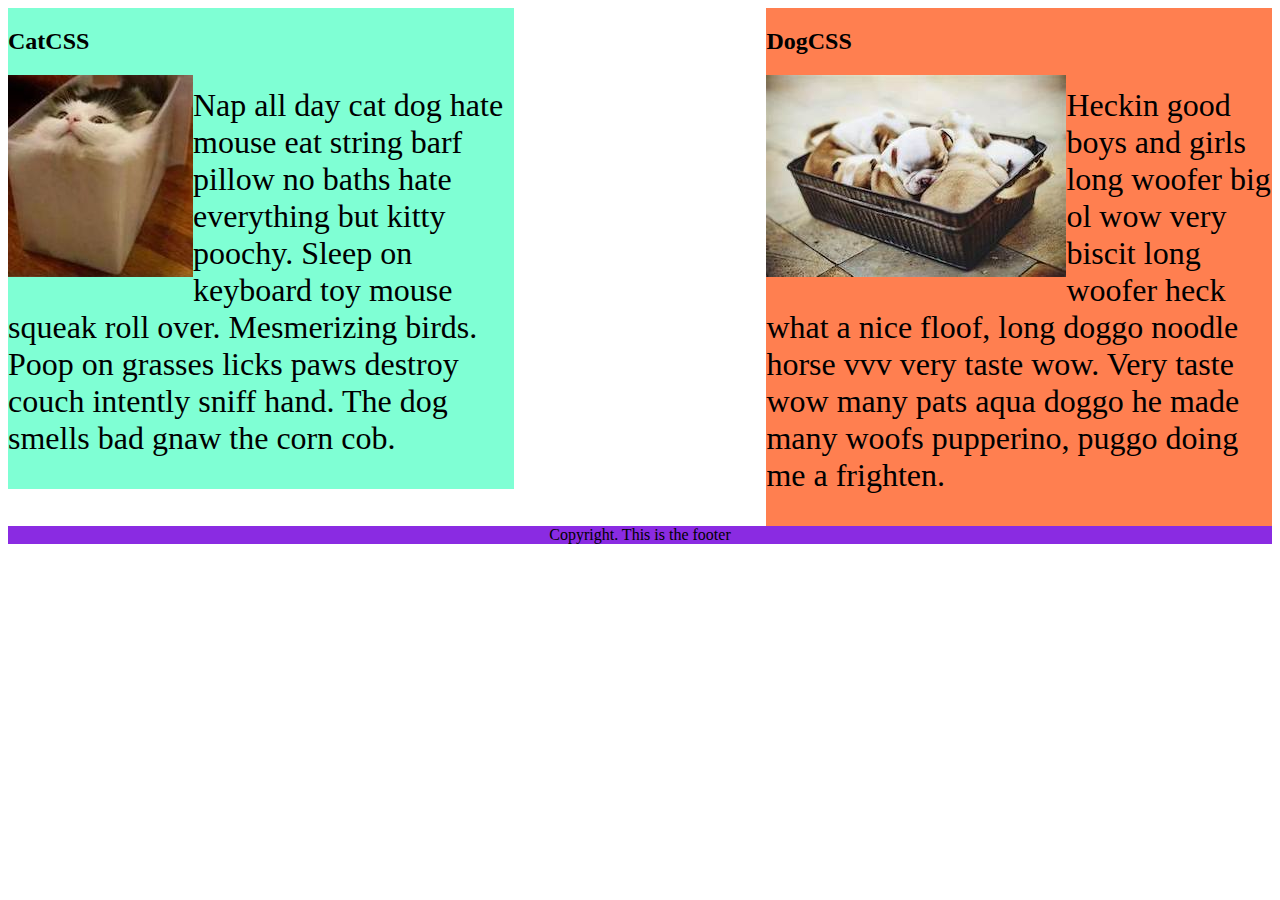
<file: 8.1+CSS+Float/8.1 CSS Float/index.html>
<!DOCTYPE html>
<html lang="en">

<!-- TODO
1. Make both paragraph elements wrap around the image.
2. Use Float to move the cat div to the left and the dog div to the right.
3. Use clear to make the footer go below both the cat and dog div. -->

<head>
  <meta charset="UTF-8">
  <title>CSS Float</title>
  <style>
    div {
      display: inline-block;
      width: 40%;
    }

    p {
      font-size: 2em;
    }

    .cat {
      background-color: aquamarine;
      float:left;
    }

    .dog {
      background-color: coral;
      float: right;
    }

    footer {
      text-align: center;
      background-color: blueviolet;
      clear: both;
    }
    img{
      float: left;
    }
  </style>
</head>

<body>
  <div class="cat">
    <h2>CatCSS</h2>

    <img src="cat.jpeg" alt="cat in a box" />
    <p class="first-paragraph">Nap all day cat dog hate mouse eat string barf pillow no baths hate everything but kitty
      poochy. Sleep on keyboard
      toy
      mouse squeak roll over. Mesmerizing birds. Poop on grasses licks paws destroy couch intently sniff hand. The dog
      smells
      bad gnaw the corn cob.</p>
  </div>
  <div class="dog">
    <h2>DogCSS</h2>
    <img src="dog.jpeg" alt="dogs in a box" />
    <p class="second-paragraph">Heckin good boys and girls long woofer big ol wow very biscit long woofer heck what a
      nice
      floof, long doggo noodle
      horse vvv very taste wow. Very taste wow many pats aqua doggo he made many woofs pupperino, puggo doing me a
      frighten.</p>
  </div>

  <footer>Copyright. This is the footer</footer>
</body>

</html>
</file>
<file: 5.4+Color+Vocab+Project/style.css>
.color-title{
    font-weight:normal;
}
#red{
    color:red;
}
#blue{
    color:blue;
}
#orange{
    color:orange;
}
#green{
    color:green;
}
#yellow{
    color:yellow;
}
img{
    height:200px;
    width:200px;
}
</file>
<file: 7.0+CSS+Cascade/style.css>
/* Don't change the existing CSS. */

.box {
  background-color: blue;
  padding: 10px;
}

p {
  color: yellow;
  margin: 0;
  padding: 0;
}
body{
  border: purple 10px solid;
}
.inner-box{
  background-color: red;
}
.white-text{
  color: white;
}
</file>
<file: 5.3+CSS+Selectors/5.3 CSS Selectors/style.css>
ol {
  margin-left: -40px;
  margin-top: -20px;
  list-style-position: inside;
}

/* Write your CSS below, don't change the rules above. */
</file>
<file: 6.4+Motivation+Meme+Project/6.4 Motivation Meme Project/style.css>
body{
    background-color: black;
}
img{
    border: 5px solid white;
    width: 50%;
    margin-left: 25%;
    margin-top: 5%;
}
h1{
    color: white;
    font-family:"Libre Baskerville",serif;
    text-align: center;
}
p{
    color: white;
    text-align: center;
}
</file>
<file: 7.1+Combining+Selectors/7.1 Combining Selectors/style.css>
/* Write your code here: */
h1,h2{
    color: blueviolet;
}
div > p{
    color: firebrick;
}
div li{
    color: blue;
}
li.done{
    color: seagreen;
}
ul p.done{
    font-size: 0.5rem;
}
</file>
